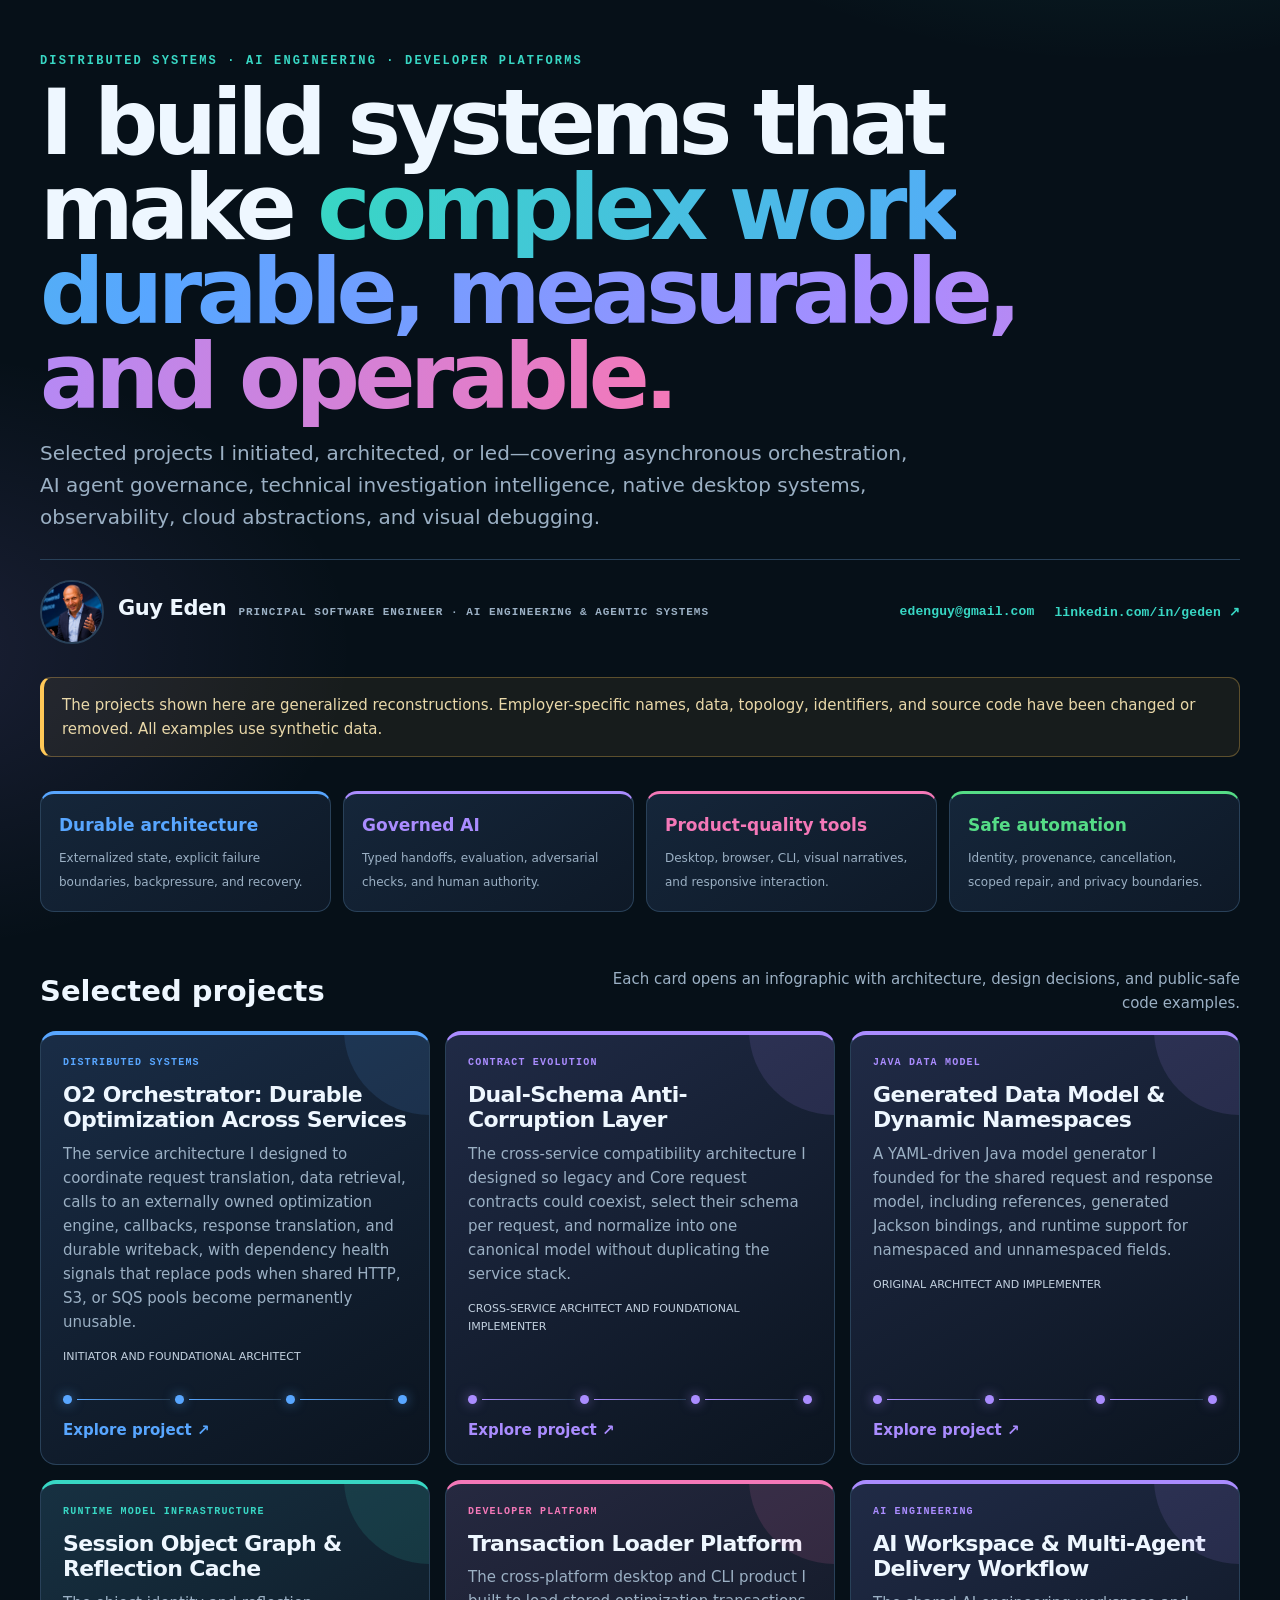
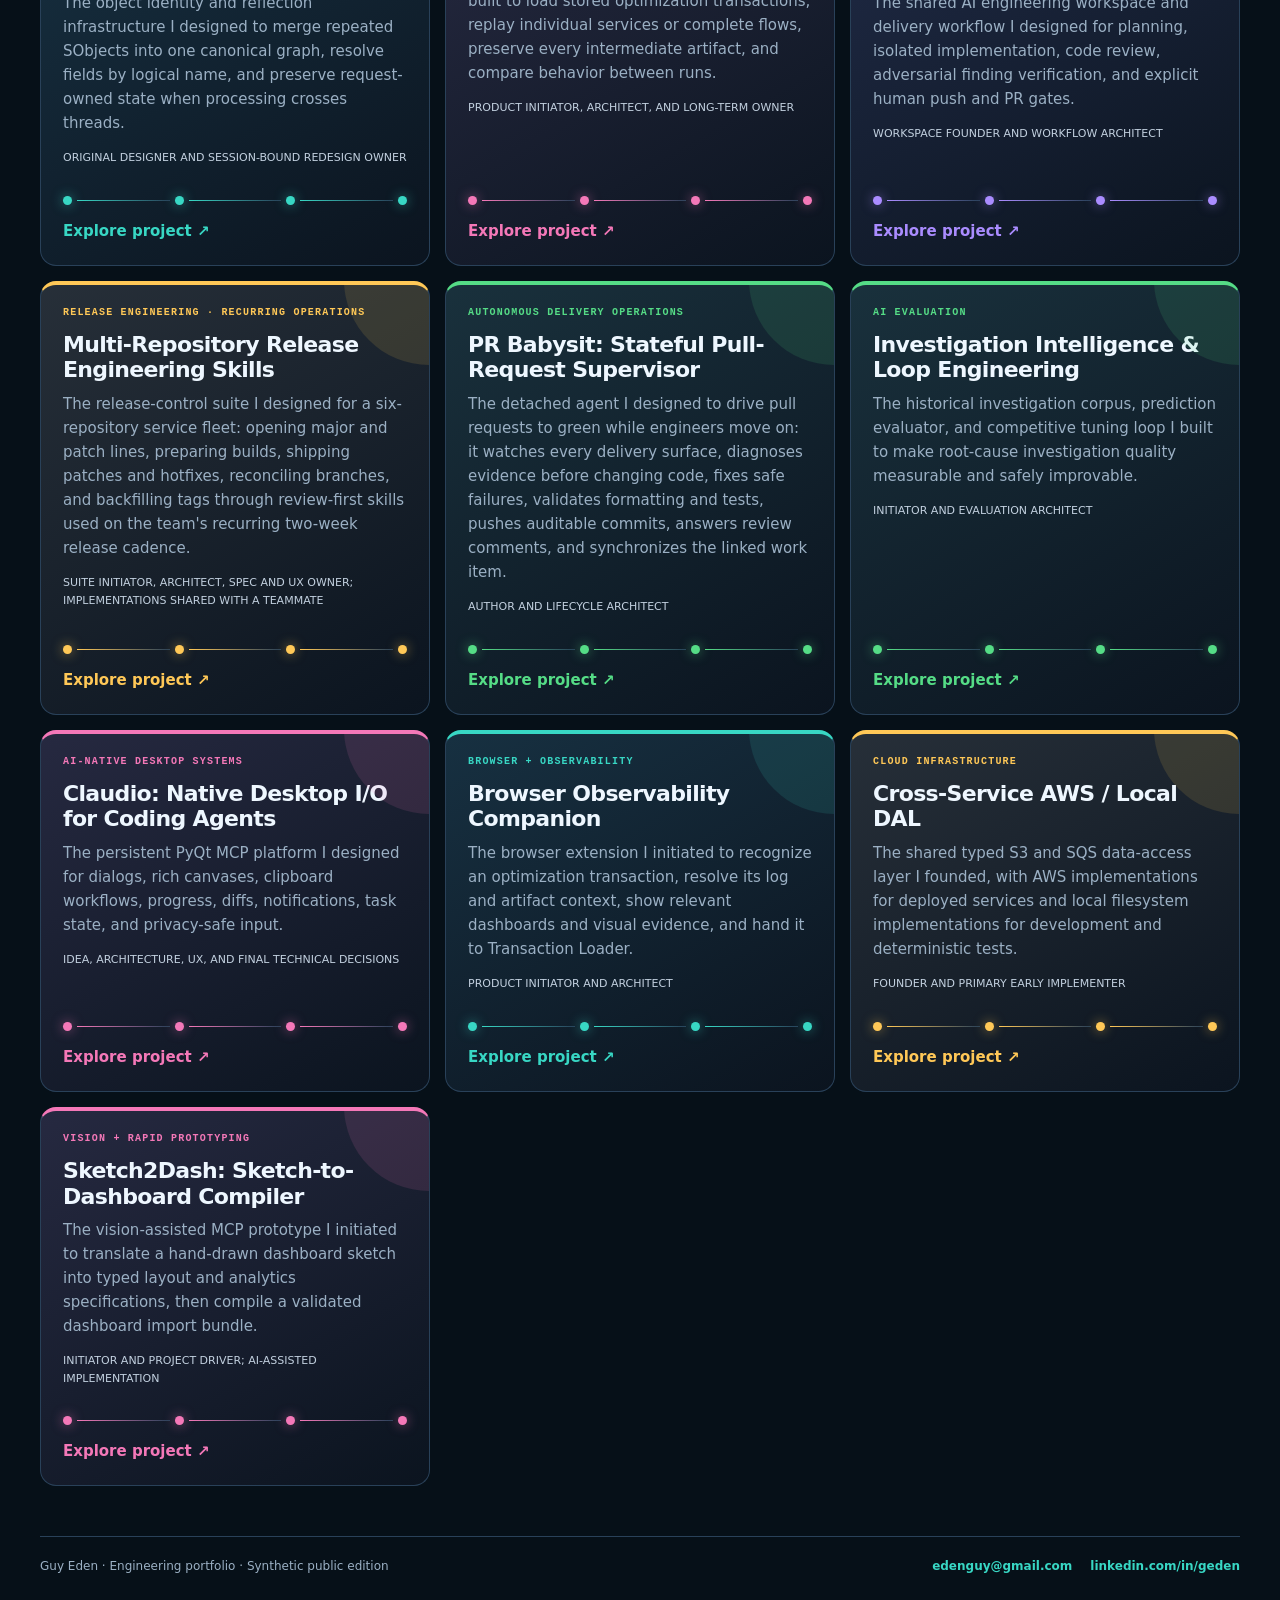
<file: index.html>
<!doctype html>
<html lang="en">
<head>
<meta charset="utf-8">
<meta name="viewport" content="width=device-width,initial-scale=1">
<meta name="description" content="Guy Eden engineering portfolio: distributed systems, AI agents, developer platforms, and observability.">
<title>Guy Eden | Engineering Portfolio</title>
<link rel="icon" type="image/svg+xml" href="favicon.svg">
<style>
:root{
  --bg:#061018;
  --panel:#101d2c;
  --line:#294159;
  --ink:#eef7ff;
  --muted:#9bb0c4;
  --blue:#58a6ff;
  --cyan:#38d7c4;
  --violet:#aa8cff;
  --pink:#f478b8;
  --green:#55dc86;
  --amber:#ffc857
}
*{
  box-sizing:border-box
}
body{
  margin:0;
  color:var(--ink);
  background:radial-gradient(900px 520px at 88% -8%,rgba(56,215,196,.16),transparent 62%),radial-gradient(760px 500px at -8% 20%,rgba(170,140,255,.13),transparent 60%),var(--bg);
  font:15px/1.6 Inter,ui-sans-serif,system-ui,-apple-system,"Segoe UI",sans-serif
}
.wrap{
  width:min(1200px,calc(100% - 38px));
  margin:auto;
  padding:54px 0 75px
}
.eyebrow{
  color:var(--cyan);
  font:800 12px ui-monospace,Consolas,monospace;
  letter-spacing:.18em;
  text-transform:uppercase
}
h1{
  max-width:1000px;
  margin:13px 0 18px;
  font-size:clamp(46px,8vw,90px);
  line-height:.94;
  letter-spacing:-.06em
}
h1 em{
  font-style:normal;
  background:linear-gradient(95deg,var(--cyan),var(--blue),var(--violet),var(--pink));
  -webkit-background-clip:text;
  color:transparent
}
.lede{
  max-width:890px;
  margin:0;
  color:var(--muted);
  font-size:20px
}
.byline{
  display:flex;
  flex-wrap:wrap;
  align-items:center;
  justify-content:space-between;
  gap:10px 26px;
  margin-top:26px;
  padding-top:20px;
  border-top:1px solid var(--line)
}
.byline .who{
  display:flex;
  flex-wrap:wrap;
  align-items:center;
  gap:14px
}
.byline .who-text{
  display:flex;
  flex-wrap:wrap;
  align-items:baseline;
  gap:12px
}
.avatar-link{
  flex-shrink:0;
  display:block;
  border-radius:50%;
  transition:transform .15s ease
}
.avatar-link:hover{
  transform:scale(1.05)
}
.avatar{
  width:64px;
  height:64px;
  border-radius:50%;
  object-fit:cover;
  object-position:55% 18%;
  border:2px solid var(--line);
  display:block
}
.byline .name{
  color:var(--ink);
  font-size:21px;
  font-weight:800;
  letter-spacing:-.02em
}
.byline .role{
  color:var(--muted);
  font:700 11px ui-monospace,Consolas,monospace;
  letter-spacing:.09em;
  text-transform:uppercase
}
.contact{
  display:flex;
  gap:20px;
  flex-wrap:wrap
}
.contact a{
  color:var(--cyan);
  text-decoration:none;
  font:700 13px ui-monospace,Consolas,monospace;
  letter-spacing:.01em
}
.contact a:hover{
  text-decoration:underline
}
.disclaimer{
  margin:33px 0;
  padding:15px 18px;
  border:1px solid rgba(255,200,87,.3);
  border-left:4px solid var(--amber);
  border-radius:11px;
  background:rgba(255,200,87,.07);
  color:#e9d8a9
}
.pillars{
  display:grid;
  grid-template-columns:repeat(4,1fr);
  gap:12px;
  margin:34px 0 55px
}
.pillar{
  padding:18px;
  border:1px solid var(--line);
  border-top:3px solid var(--c);
  border-radius:14px;
  background:linear-gradient(145deg,#15263a,#0e1927)
}
.pillar b{
  display:block;
  color:var(--c);
  margin-bottom:5px;
  font-size:17px
}
.pillar span{
  color:var(--muted);
  font-size:12px
}
.section-head{
  display:flex;
  justify-content:space-between;
  align-items:end;
  gap:20px;
  margin:38px 0 16px
}
.section-head h2{
  margin:0;
  font-size:29px
}
.section-head p{
  max-width:630px;
  margin:0;
  color:var(--muted);
  text-align:right
}
.grid{
  display:grid;
  grid-template-columns:repeat(3,minmax(0,1fr));
  gap:15px
}
.project{
  position:relative;
  display:flex;
  min-height:310px;
  flex-direction:column;
  padding:22px;
  border:1px solid var(--line);
  border-top:4px solid var(--c);
  border-radius:16px;
  background:linear-gradient(150deg,color-mix(in srgb,var(--c) 8%,#142236),#0b141f);
  color:inherit;
  text-decoration:none;
  overflow:hidden;
  transition:.18s ease
}
.project:hover{
  transform:translateY(-4px);
  border-color:color-mix(in srgb,var(--c) 65%,var(--line));
  box-shadow:0 18px 50px rgba(0,0,0,.25)
}
.project:focus-visible{
  outline:3px solid var(--c);
  outline-offset:3px
}
.project:after{
  content:"";
  position:absolute;
  width:170px;
  height:170px;
  right:-85px;
  top:-90px;
  border-radius:50%;
  background:var(--c);
  opacity:.12
}
.category{
  color:var(--c);
  font:800 10px ui-monospace,Consolas,monospace;
  letter-spacing:.12em;
  text-transform:uppercase
}
.project h3{
  margin:14px 0 9px;
  font-size:22px;
  line-height:1.17;
  letter-spacing:-.03em
}
.project p{
  margin:0;
  color:var(--muted)
}
.role{
  margin:14px 0;
  color:#c2d0df;
  font-size:11px
}
.mini-flow{
  display:flex;
  align-items:center;
  gap:5px;
  margin-top:auto;
  padding-top:15px
}
.dot{
  width:9px;
  height:9px;
  border-radius:50%;
  background:var(--c);
  box-shadow:0 0 12px color-mix(in srgb,var(--c) 60%,transparent)
}
.line{
  height:1px;
  flex:1;
  background:linear-gradient(90deg,var(--c),var(--line))
}
.open{
  margin-top:14px;
  color:var(--c);
  font-weight:800
}
.open:after{
  content:"  ↗"
}
footer{
  margin-top:50px;
  padding-top:20px;
  border-top:1px solid var(--line);
  color:var(--muted);
  font-size:12px;
  display:flex;
  flex-wrap:wrap;
  justify-content:space-between;
  gap:10px 22px
}
footer .foot-links{
  display:flex;
  gap:18px;
  flex-wrap:wrap
}
footer a{
  color:var(--cyan);
  text-decoration:none;
  font-weight:700
}
footer a:hover{
  text-decoration:underline
}
@media(max-width:950px){
  .grid{
    grid-template-columns:repeat(2,1fr)
  }
  .pillars{
    grid-template-columns:repeat(2,1fr)
  }
}
@media(max-width:620px){
  .grid{
    grid-template-columns:1fr
  }
  .section-head{
    display:block
  }
  .section-head p{
    text-align:left;
    margin-top:5px
  }
  h1{
    font-size:49px
  }
}
@media(max-width:480px){
  .wrap{
    padding:30px 0 46px
  }
  .eyebrow{
    font-size:10px;
    letter-spacing:.13em
  }
  h1{
    font-size:32px;
    line-height:1.1;
    letter-spacing:-.02em;
    margin:10px 0 13px
  }
  .lede{
    font-size:15px
  }
  .byline{
    margin-top:18px;
    padding-top:15px;
    gap:8px 16px
  }
  .byline .who{
    gap:10px
  }
  .avatar{
    width:50px;
    height:50px
  }
  .byline .name{
    font-size:17px
  }
  .byline .role{
    font-size:10px
  }
  .contact{
    gap:14px
  }
  .contact a{
    font-size:11.5px
  }
  .disclaimer{
    margin:20px 0;
    padding:11px 13px;
    font-size:12.5px
  }
  .pillars{
    grid-template-columns:repeat(2,1fr);
    gap:8px;
    margin:20px 0 30px
  }
  .pillar{
    padding:12px
  }
  .pillar b{
    font-size:13.5px;
    margin-bottom:3px
  }
  .pillar span{
    font-size:10.5px
  }
  .section-head{
    margin:28px 0 12px
  }
  .section-head h2{
    font-size:21px
  }
  .section-head p{
    font-size:12.5px
  }
  .grid{
    gap:10px
  }
  .project{
    min-height:0;
    padding:16px
  }
  .project:after{
    width:110px;
    height:110px;
    right:-55px;
    top:-60px
  }
  .project h3{
    font-size:18px;
    margin:10px 0 6px
  }
  .project p{
    font-size:13px;
    display:-webkit-box;
    -webkit-line-clamp:3;
    -webkit-box-orient:vertical;
    overflow:hidden
  }
  .project .role{
    font-size:10px;
    margin:9px 0
  }
  .mini-flow{
    padding-top:10px
  }
  .open{
    margin-top:10px;
    font-size:13px
  }
  footer{
    margin-top:32px;
    padding-top:16px;
    font-size:11px;
    gap:6px 16px
  }
}
</style>
</head>
<body><main class="wrap">
<header><div class="eyebrow">Distributed systems · AI engineering · developer platforms</div><h1>I build systems that make <em>complex work durable, measurable, and operable.</em></h1><p class="lede">Selected projects I initiated, architected, or led—covering asynchronous orchestration, AI agent governance, technical investigation intelligence, native desktop systems, observability, cloud abstractions, and visual debugging.</p><div class="byline"><div class="who"><a class="avatar-link" href="guy-eden.jpg" target="_blank" rel="noopener" aria-label="Open full-resolution photo"><img class="avatar" src="guy-eden.jpg" alt="Guy Eden" width="64" height="64"></a><div class="who-text"><span class="name">Guy Eden</span><span class="role">Principal Software Engineer · AI Engineering &amp; Agentic Systems</span></div></div><div class="contact"><a href="mailto:edenguy@gmail.com">edenguy@gmail.com</a><a href="https://www.linkedin.com/in/geden" target="_blank" rel="noopener">linkedin.com/in/geden ↗</a></div></div></header>
<div class="disclaimer">The projects shown here are generalized reconstructions. Employer-specific names, data, topology, identifiers, and source code have been changed or removed. All examples use synthetic data.</div>
<section class="pillars"><div class="pillar" style="--c:var(--blue)"><b>Durable architecture</b><span>Externalized state, explicit failure boundaries, backpressure, and recovery.</span></div><div class="pillar" style="--c:var(--violet)"><b>Governed AI</b><span>Typed handoffs, evaluation, adversarial checks, and human authority.</span></div><div class="pillar" style="--c:var(--pink)"><b>Product-quality tools</b><span>Desktop, browser, CLI, visual narratives, and responsive interaction.</span></div><div class="pillar" style="--c:var(--green)"><b>Safe automation</b><span>Identity, provenance, cancellation, scoped repair, and privacy boundaries.</span></div></section>
<section><div class="section-head"><h2>Selected projects</h2><p>Each card opens an infographic with architecture, design decisions, and public-safe code examples.</p></div><div class="grid" id="projects"></div></section>
<footer><span>Guy Eden · Engineering portfolio · Synthetic public edition</span><span class="foot-links"><a href="mailto:edenguy@gmail.com">edenguy@gmail.com</a><a href="https://www.linkedin.com/in/geden" target="_blank" rel="noopener">linkedin.com/in/geden</a></span></footer>
</main><script src="projects.js"></script><script>
const colors=["#58a6ff","#f478b8","#aa8cff","#55dc86","#38d7c4","#ffc857"];
document.querySelector("#projects").innerHTML=window.PORTFOLIO_PROJECTS.map((p,i)=>`<a class="project" style="--c:${p.color||colors[i%colors.length]}" href="project.html?id=${encodeURIComponent(p.id)}"><div class="category">${p.category}</div><h3>${p.title}</h3><p>${p.summary}</p><div class="role">${p.role.toUpperCase()}</div><div class="mini-flow"><span class="dot"></span><span class="line"></span><span class="dot"></span><span class="line"></span><span class="dot"></span><span class="line"></span><span class="dot"></span></div><div class="open">Explore project</div></a>`).join("");
</script></body></html>
</file>
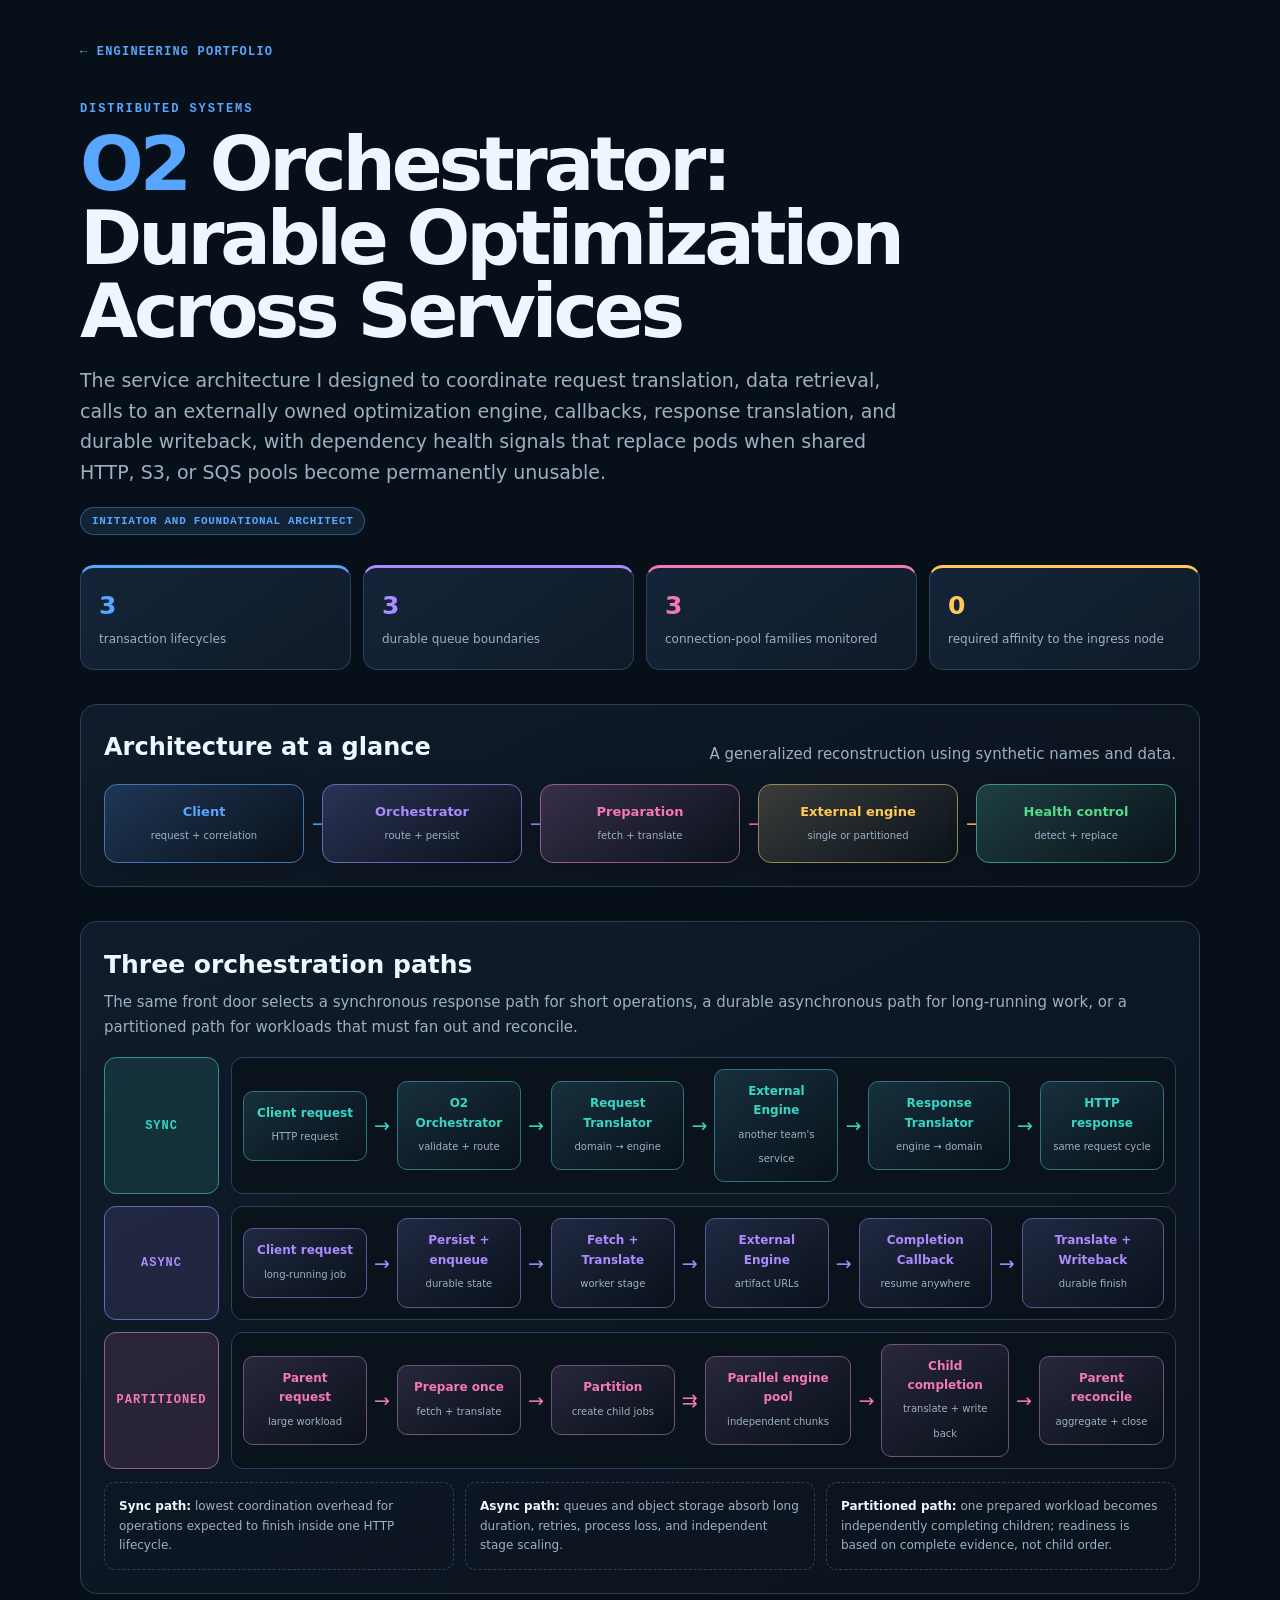
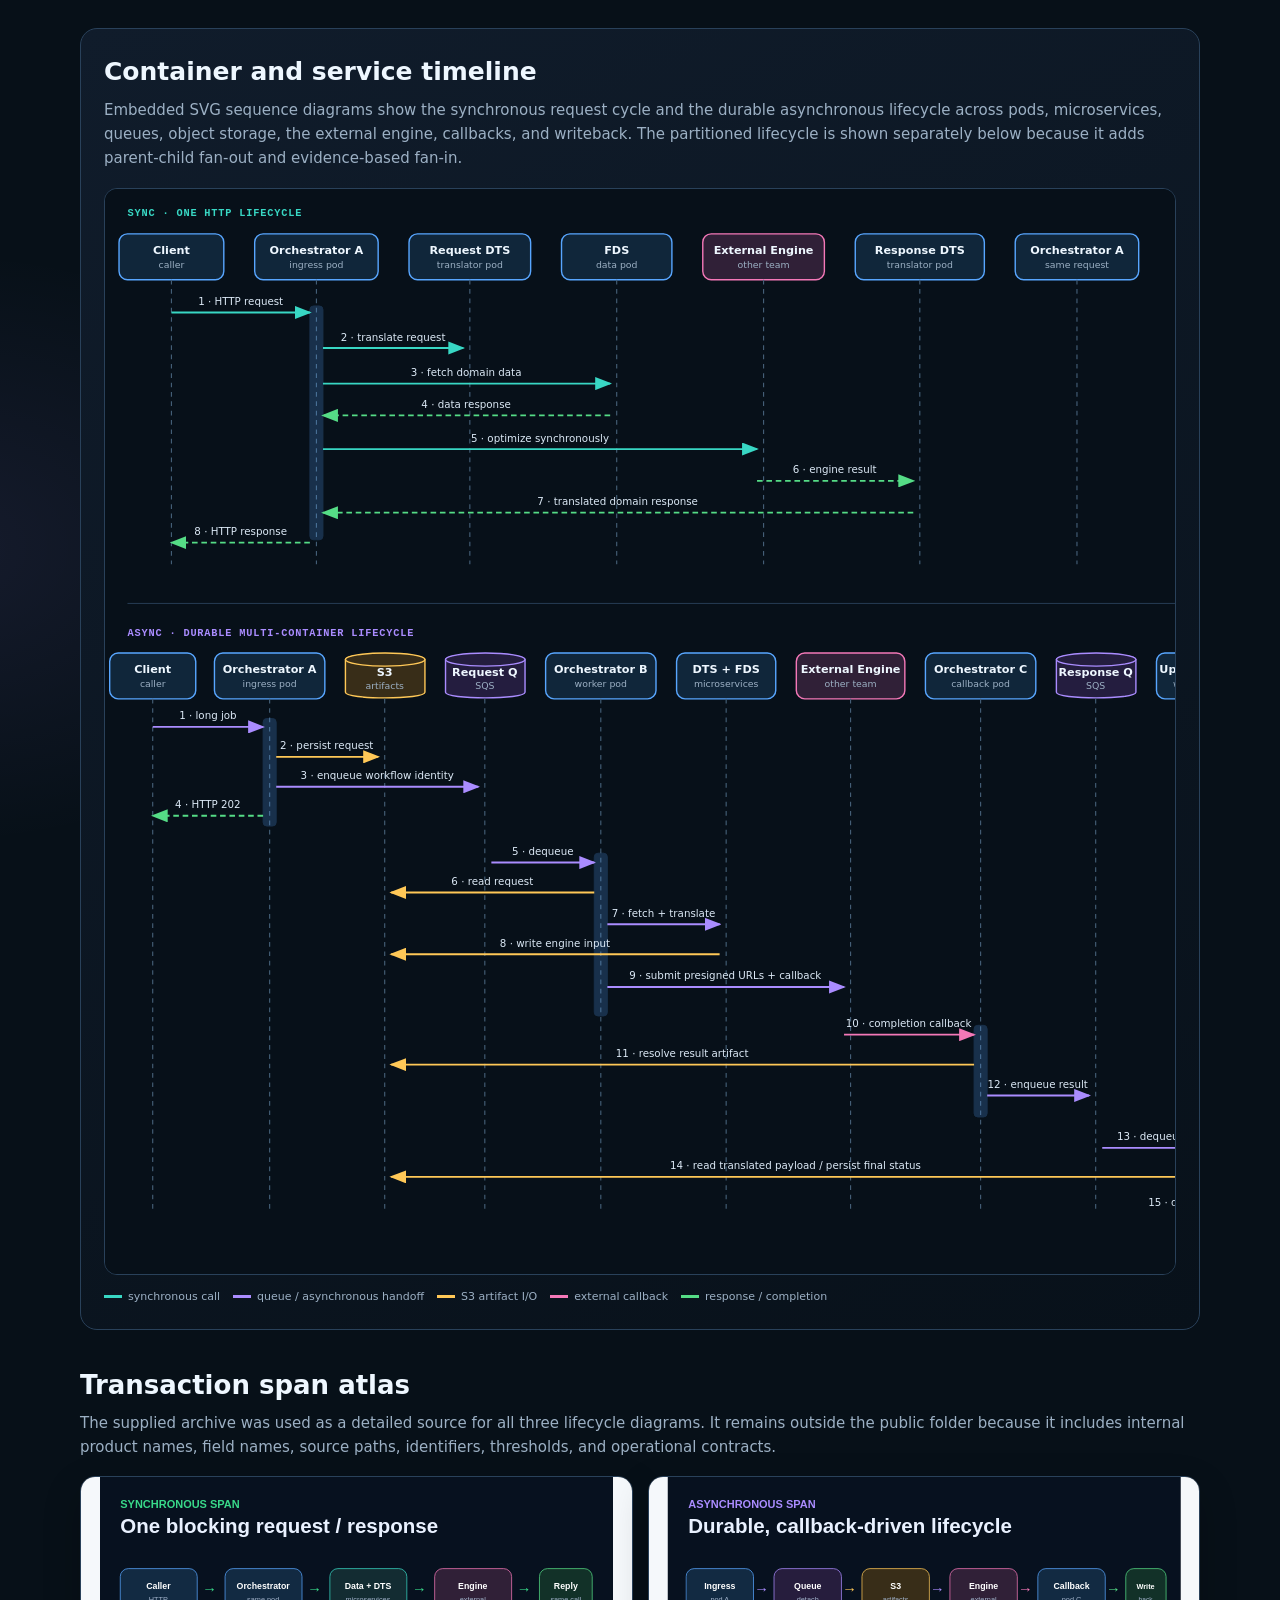
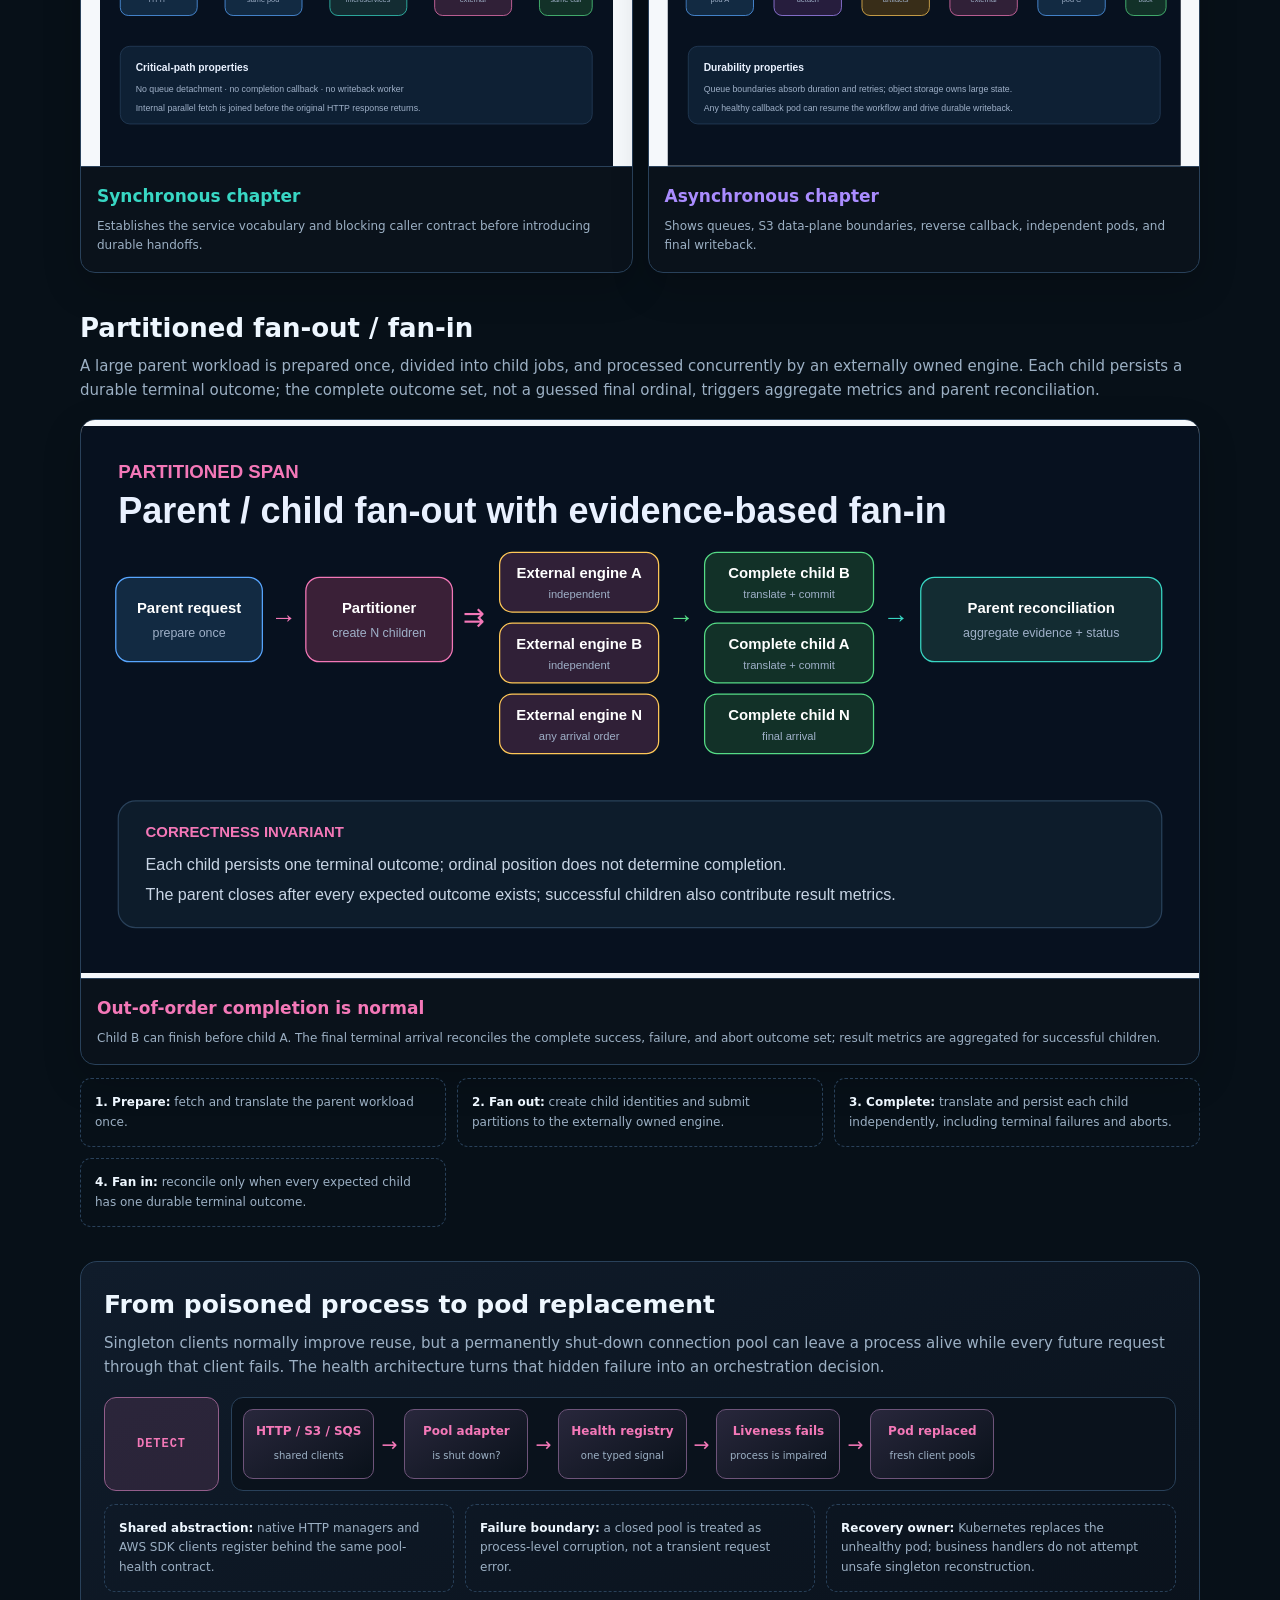
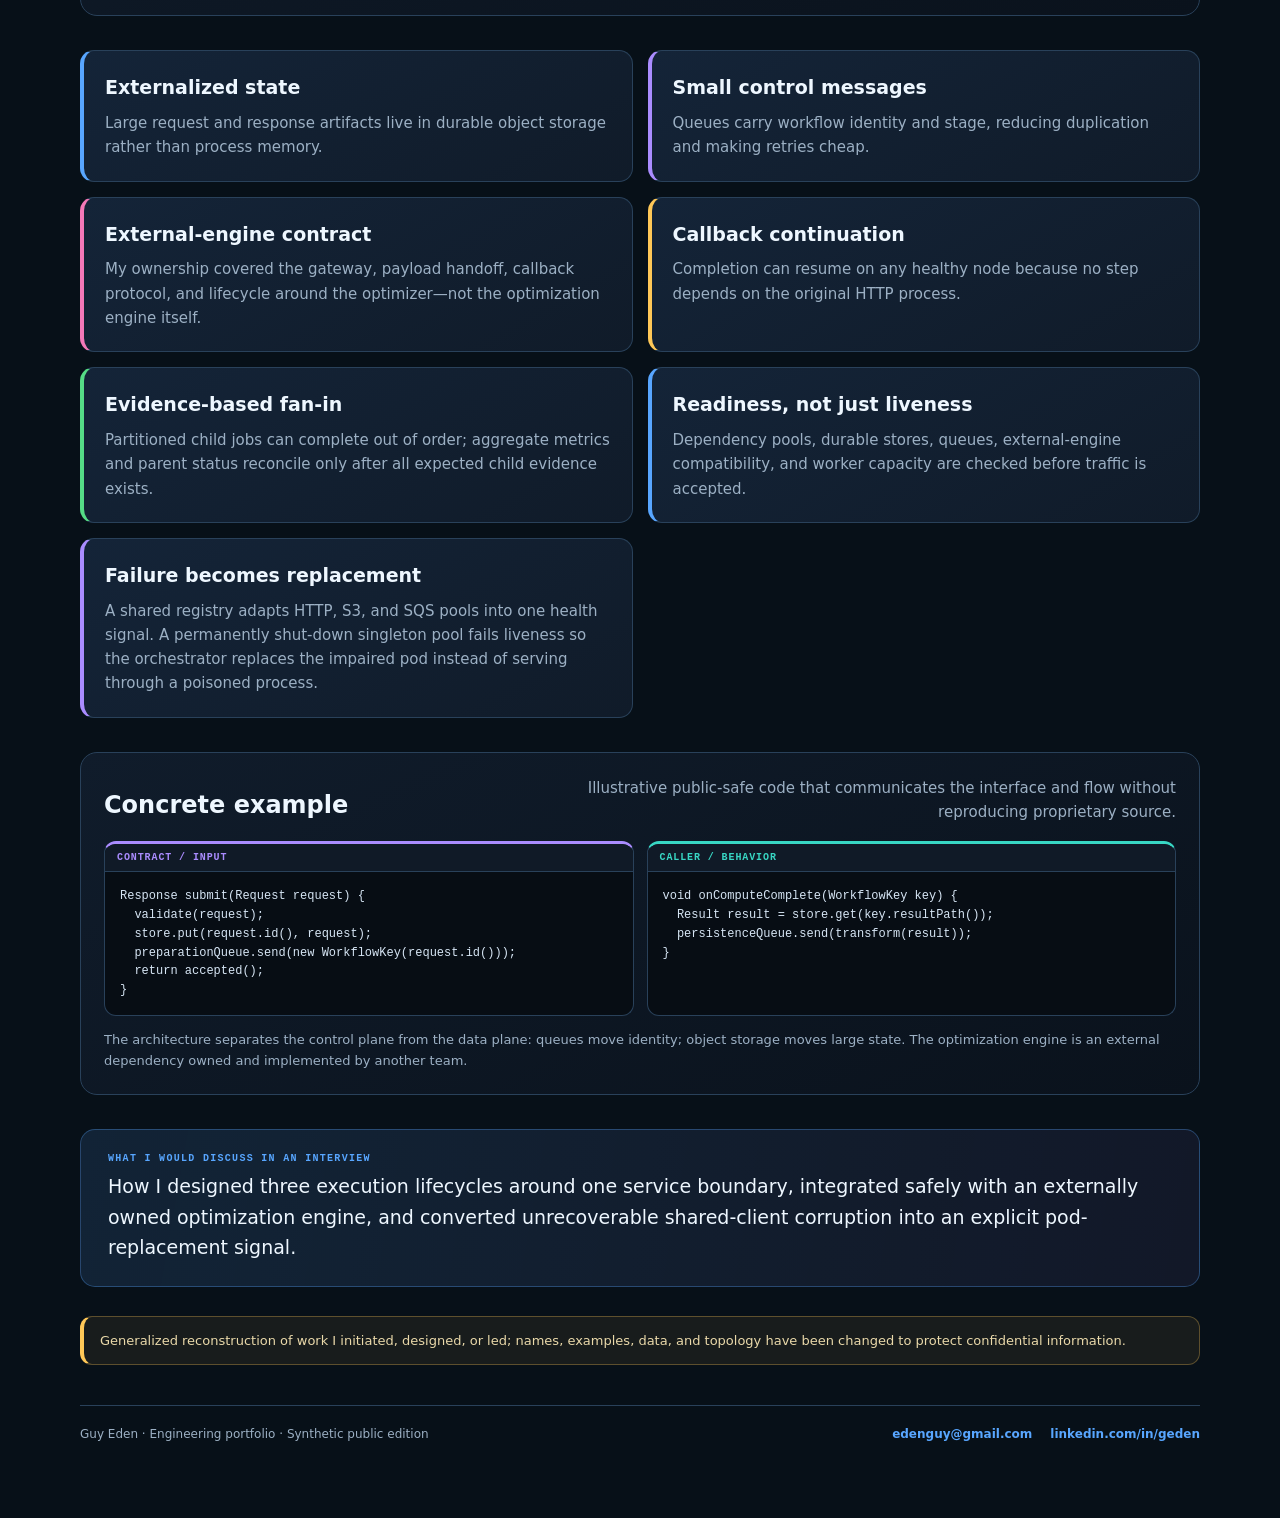
<file: project.html>
<!doctype html><html lang="en"><head><meta charset="utf-8"><meta name="viewport" content="width=device-width,initial-scale=1"><meta name="description" content="Engineering project by Guy Eden"><title>Engineering Project | Guy Eden</title><link rel="icon" type="image/svg+xml" href="favicon.svg"><link rel="stylesheet" href="style.css"></head><body><main class="wrap" id="project"></main><script src="projects.js"></script><script src="project.js"></script></body></html>
</file>
<file: style.css>
:root{
  --bg:#071018;
  --panel:#101b29;
  --panel2:#142438;
  --line:#29415a;
  --ink:#eef7ff;
  --muted:#9cb0c4;
  --blue:#58a6ff;
  --cyan:#38d7c4;
  --violet:#aa8cff;
  --pink:#f478b8;
  --green:#55dc86;
  --amber:#ffc857;
  --accent:var(--cyan);
  --wash:rgba(56,215,196,.12)
}
*{
  box-sizing:border-box
}
html{
  scroll-behavior:smooth
}
body{
  margin:0;
  color:var(--ink);
  background:radial-gradient(900px 520px at 86% -8%,var(--wash),transparent 62%),radial-gradient(700px 480px at -5% 34%,rgba(170,140,255,.09),transparent 62%),var(--bg);
  font:15px/1.62 Inter,ui-sans-serif,system-ui,-apple-system,"Segoe UI",sans-serif
}
a{
  color:inherit
}
.wrap{
  width:min(1120px,calc(100% - 36px));
  margin:auto;
  padding:38px 0 72px
}
.back{
  color:var(--accent);
  text-decoration:none;
  font:800 12px ui-monospace,Consolas,monospace;
  letter-spacing:.1em;
  text-transform:uppercase
}
.hero{
  margin:40px 0 30px
}
.kicker{
  color:var(--accent);
  font:800 12px ui-monospace,Consolas,monospace;
  letter-spacing:.16em;
  text-transform:uppercase
}
.hero h1{
  max-width:950px;
  margin:12px 0 16px;
  font-size:clamp(40px,6.6vw,75px);
  line-height:.98;
  letter-spacing:-.055em
}
.hero h1 em{
  color:var(--accent);
  font-style:normal
}
.lede{
  max-width:830px;
  margin:0;
  color:var(--muted);
  font-size:19px
}
.role{
  display:inline-flex;
  margin-top:19px;
  padding:7px 11px;
  border:1px solid color-mix(in srgb,var(--accent) 40%,transparent);
  border-radius:999px;
  background:var(--wash);
  color:var(--accent);
  font:750 11px ui-monospace,Consolas,monospace;
  letter-spacing:.06em
}
.stats{
  display:grid;
  grid-template-columns:repeat(4,1fr);
  gap:12px;
  margin:29px 0
}
.stat{
  padding:18px;
  border:1px solid var(--line);
  border-top:3px solid var(--c,var(--accent));
  border-radius:14px;
  background:linear-gradient(145deg,var(--panel2),var(--panel))
}
.stat b{
  display:block;
  color:var(--c,var(--accent));
  font-size:25px
}
.stat span{
  color:var(--muted);
  font-size:12px
}
.diagram,.example{
  margin:34px 0;
  padding:23px;
  border:1px solid var(--line);
  border-radius:17px;
  background:linear-gradient(155deg,#101c2b,#0a121c);
  overflow:auto
}
.diagram-head,.example-head{
  display:flex;
  align-items:end;
  justify-content:space-between;
  gap:18px;
  margin-bottom:17px
}
.diagram h2,.example h2{
  margin:0;
  font-size:24px
}
.diagram-head p,.example-head p{
  max-width:610px;
  margin:0;
  color:var(--muted);
  text-align:right
}
.map{
  display:grid;
  grid-template-columns:repeat(5,minmax(125px,1fr));
  gap:28px 18px;
  align-items:center;
  min-width:790px
}
.node{
  position:relative;
  padding:16px 11px;
  border:1px solid color-mix(in srgb,var(--c,var(--accent)) 52%,var(--line));
  border-radius:13px;
  background:linear-gradient(145deg,color-mix(in srgb,var(--c,var(--accent)) 17%,#122034),#0a121b);
  text-align:center;
  box-shadow:0 9px 28px rgba(0,0,0,.23)
}
.node b{
  display:block;
  color:var(--c,var(--accent));
  font-size:13px
}
.node small{
  color:var(--muted);
  font-size:10px
}
.node:not(.last):after{
  content:"→";
  position:absolute;
  right:-25px;
  top:50%;
  transform:translateY(-50%);
  color:var(--c,var(--accent));
  font-size:19px
}
.blue{
  --c:var(--blue)
}
.violet{
  --c:var(--violet)
}
.pink{
  --c:var(--pink)
}
.amber{
  --c:var(--amber)
}
.green{
  --c:var(--green)
}
.cyan{
  --c:var(--cyan)
}
.grid{
  display:grid;
  grid-template-columns:repeat(2,minmax(0,1fr));
  gap:15px;
  margin:27px 0
}
.card{
  padding:21px;
  border:1px solid var(--line);
  border-left:4px solid var(--c,var(--accent));
  border-radius:14px;
  background:linear-gradient(150deg,var(--panel2),var(--panel))
}
.card h2{
  margin:0 0 8px;
  font-size:19px
}
.card p{
  margin:0;
  color:var(--muted)
}
.code-grid{
  display:grid;
  grid-template-columns:repeat(2,minmax(0,1fr));
  gap:13px
}
.snippet{
  min-width:0;
  border:1px solid var(--line);
  border-top:3px solid var(--c,var(--violet));
  border-radius:12px;
  overflow:hidden;
  background:#070d14
}
.snippet-title{
  padding:8px 12px;
  border-bottom:1px solid var(--line);
  color:var(--c,var(--accent));
  background:#101a27;
  font:800 10px ui-monospace,Consolas,monospace;
  letter-spacing:.09em;
  text-transform:uppercase
}
.snippet pre{
  margin:0;
  padding:15px;
  overflow:auto;
  color:#d6e5f4;
  font:12px/1.56 ui-monospace,Consolas,monospace;
  tab-size:2
}
.note{
  margin:13px 0 0;
  color:var(--muted);
  font-size:13px
}
.quote{
  margin:29px 0;
  padding:23px 27px;
  border:1px solid color-mix(in srgb,var(--accent) 32%,transparent);
  border-radius:15px;
  background:linear-gradient(100deg,var(--wash),rgba(170,140,255,.07));
  font-size:19px
}
.quote:before{
  content:"WHAT I WOULD DISCUSS IN AN INTERVIEW";
  display:block;
  margin-bottom:7px;
  color:var(--accent);
  font:800 10px ui-monospace,Consolas,monospace;
  letter-spacing:.13em
}
.disclaimer{
  margin:24px 0;
  padding:13px 16px;
  white-space:nowrap;
  overflow-x:auto;
  border:1px solid rgba(255,200,87,.3);
  border-left:4px solid var(--amber);
  border-radius:12px;
  background:rgba(255,200,87,.07);
  color:#ead9aa;
  font-size:13px
}
.branch-diagram{
  margin:34px 0;
  padding:23px;
  border:1px solid var(--line);
  border-radius:17px;
  background:linear-gradient(155deg,#101c2b,#0a121c)
}
.branch-diagram h2{
  margin:0 0 5px;
  font-size:25px
}
.branch-diagram>p{
  margin:0 0 18px;
  color:var(--muted)
}
.branch{
  display:grid;
  grid-template-columns:115px 1fr;
  gap:12px;
  margin:12px 0
}
.branch-label{
  display:flex;
  align-items:center;
  justify-content:center;
  border:1px solid color-mix(in srgb,var(--branch) 52%,var(--line));
  border-radius:12px;
  background:color-mix(in srgb,var(--branch) 12%,transparent);
  color:var(--branch);
  font:850 12px ui-monospace,Consolas,monospace;
  letter-spacing:.08em;
  text-align:center
}
.branch-flow{
  display:flex;
  align-items:center;
  gap:7px;
  overflow-x:auto;
  padding:11px;
  border:1px solid var(--line);
  border-radius:12px;
  background:#0a121c
}
.bnode{
  min-width:124px;
  padding:12px;
  border:1px solid color-mix(in srgb,var(--branch) 34%,var(--line));
  border-radius:10px;
  background:linear-gradient(145deg,color-mix(in srgb,var(--branch) 10%,#121e2e),#09111a);
  text-align:center
}
.bnode b{
  display:block;
  color:var(--branch);
  font-size:12px
}
.bnode small{
  color:var(--muted);
  font-size:10px
}
.barrow{
  color:var(--branch);
  font-size:19px
}
.branch-note{
  display:grid;
  grid-template-columns:repeat(3,1fr);
  gap:11px;
  margin-top:13px
}
.branch-note div{
  padding:14px;
  border:1px dashed var(--line);
  border-radius:11px;
  color:var(--muted);
  font-size:12px
}
.branch-note b{
  color:var(--ink)
}
.capability-section{
  margin:34px 0
}
.capability-section>h2{
  margin:0 0 5px;
  font-size:26px
}
.capability-section>p{
  margin:0 0 17px;
  color:var(--muted)
}
.capability-grid{
  display:grid;
  grid-template-columns:repeat(2,minmax(0,1fr));
  gap:13px
}
.capability{
  position:relative;
  min-height:142px;
  padding:18px 18px 17px 62px;
  border:1px solid var(--line);
  border-left:4px solid var(--c);
  border-radius:12px;
  background:linear-gradient(145deg,#141e2a,#0d151f)
}
.capability-no{
  position:absolute;
  left:17px;
  top:17px;
  color:var(--c);
  font:850 13px ui-monospace,Consolas,monospace
}
.capability h3{
  margin:0 0 7px;
  color:var(--ink);
  font-size:16px
}
.capability p{
  margin:0;
  color:var(--muted);
  font-size:12px
}
.sequence{
  margin:34px 0;
  padding:23px;
  border:1px solid var(--line);
  border-radius:17px;
  background:linear-gradient(155deg,#101c2b,#08111a)
}
.sequence h2{
  margin:0 0 5px;
  font-size:25px
}
.sequence>p{
  margin:0 0 17px;
  color:var(--muted)
}
.sequence-scroll{
  overflow-x:auto;
  border:1px solid var(--line);
  border-radius:13px;
  background:#071019
}
.sequence svg{
  display:block;
  min-width:1160px;
  width:100%;
  height:auto
}
.sequence .participant{
  font:700 12px Inter,ui-sans-serif,system-ui;
  fill:#eef7ff
}
.sequence .sub{
  font:10px Inter,ui-sans-serif,system-ui;
  fill:#9cb0c4
}
.sequence .msg{
  font:11px Inter,ui-sans-serif,system-ui;
  fill:#dce9f6
}
.sequence .phase{
  font:800 11px ui-monospace,Consolas,monospace;
  letter-spacing:.08em
}
.sequence .life{
  stroke:#456078;
  stroke-width:1.2;
  stroke-dasharray:5 5
}
.sequence .sync{
  stroke:#38d7c4;
  stroke-width:2
}
.sequence .async{
  stroke:#aa8cff;
  stroke-width:2
}
.sequence .storage{
  stroke:#ffc857;
  stroke-width:2
}
.sequence .callback{
  stroke:#f478b8;
  stroke-width:2
}
.sequence .return{
  stroke:#55dc86;
  stroke-width:2;
  stroke-dasharray:6 4
}
.sequence .activation{
  fill:#58a6ff;
  opacity:.22;
  stroke:#58a6ff
}
.sequence .queue-shape{
  fill:#241d3f;
  stroke:#aa8cff;
  stroke-width:1.5
}
.sequence .store-shape{
  fill:#382d18;
  stroke:#ffc857;
  stroke-width:1.5
}
.sequence .service-shape{
  fill:#10263a;
  stroke:#58a6ff;
  stroke-width:1.5
}
.sequence .external-shape{
  fill:#302037;
  stroke:#f478b8;
  stroke-width:1.5
}
.sequence-legend{
  display:flex;
  flex-wrap:wrap;
  gap:13px;
  margin-top:13px;
  color:var(--muted);
  font-size:11px
}
.sequence-legend span:before{
  content:"";
  display:inline-block;
  width:18px;
  height:3px;
  margin-right:6px;
  vertical-align:middle;
  background:var(--legend)
}
.generic-sequence svg{
  min-width:1040px
}
.generic-sequence .service-shape{
  fill:#102033;
  stroke:var(--accent)
}
.product-gallery{
  margin:34px 0
}
.product-gallery>h2{
  margin:0 0 5px;
  font-size:26px
}
.product-gallery>p{
  margin:0 0 17px;
  color:var(--muted)
}
.gallery-grid{
  display:grid;
  grid-template-columns:repeat(2,minmax(0,1fr));
  gap:15px
}
.shot{
  margin:0;
  border:1px solid var(--line);
  border-radius:15px;
  overflow:hidden;
  background:#0a121b;
  box-shadow:0 14px 38px rgba(0,0,0,.2)
}
.shot-visual{
  aspect-ratio:1.9/1;
  overflow:hidden;
  border-bottom:1px solid var(--line);
  background:#0c1219
}
.shot-visual svg,.shot-visual img{
  display:block;
  width:100%;
  height:100%;
  object-fit:contain;
  background:#f5f8fb
}
.shot.sketch-source .shot-visual{
  aspect-ratio:1.42/1
}
.shot figcaption{
  padding:16px
}
.shot h3{
  margin:0 0 6px;
  color:var(--shot,var(--accent));
  font-size:17px
}
.shot p{
  margin:0;
  color:var(--muted);
  font-size:12px
}
.shot.wide{
  grid-column:1/-1
}
.shot.wide .shot-visual{
  aspect-ratio:2/1
}
footer{
  margin-top:40px;
  padding-top:19px;
  border-top:1px solid var(--line);
  color:var(--muted);
  font-size:12px;
  display:flex;
  flex-wrap:wrap;
  justify-content:space-between;
  gap:10px 22px
}
footer .foot-links{
  display:flex;
  gap:18px;
  flex-wrap:wrap
}
footer a{
  color:var(--accent);
  text-decoration:none;
  font-weight:700
}
footer a:hover{
  text-decoration:underline
}
@media(max-width:760px){
  .stats,.grid,.code-grid,.branch-note,.gallery-grid,.capability-grid{
    grid-template-columns:1fr 1fr
  }
  .diagram-head,.example-head{
    display:block
  }
  .diagram-head p,.example-head p{
    text-align:left;
    margin-top:5px
  }
  .hero h1{
    font-size:43px
  }
  .branch{
    grid-template-columns:1fr
  }
  .branch-flow{
    flex-wrap:wrap
  }
}
@media(max-width:560px){
  .stats,.grid,.code-grid,.branch-note,.gallery-grid,.capability-grid{
    grid-template-columns:1fr
  }
  .disclaimer{
    white-space:normal
  }
  .shot.wide{
    grid-column:auto
  }
}
@media(max-width:650px){
  .partitioned-gallery .shot-visual{
    display:block;
    overflow-x:auto;
    aspect-ratio:auto;
    height:auto
  }
  .partitioned-gallery .shot-visual svg{
    display:block;
    width:820px;
    min-width:820px;
    height:auto;
    aspect-ratio:900/440;
    object-fit:initial
  }
}
@media(max-width:480px){
  .wrap{
    padding:24px 0 50px
  }
  .back{
    font-size:11px
  }
  .hero{
    margin:26px 0 20px
  }
  .kicker{
    font-size:10px;
    letter-spacing:.11em
  }
  .hero h1{
    font-size:27px;
    line-height:1.12;
    letter-spacing:-.02em;
    margin:10px 0 12px
  }
  .lede{
    font-size:14.5px
  }
  .role{
    font-size:10px;
    padding:6px 9px;
    margin-top:13px
  }
  .stats{
    gap:8px;
    margin:20px 0
  }
  .stat{
    padding:12px
  }
  .stat b{
    font-size:19px
  }
  .stat span{
    font-size:10.5px
  }
  .diagram,.example,.branch-diagram,.sequence,.capability-section,.product-gallery{
    margin:20px 0;
    padding:16px;
    border-radius:14px
  }
  .diagram-head,.example-head{
    margin-bottom:12px
  }
  .diagram h2,.example h2,.branch-diagram h2,.sequence h2,.capability-section>h2,.product-gallery>h2{
    font-size:18px
  }
  .diagram-head p,.example-head p,.branch-diagram>p,.sequence>p,.capability-section>p,.product-gallery>p{
    font-size:12.5px
  }
  .map{
    grid-template-columns:1fr;
    min-width:0;
    gap:30px 0
  }
  .node{
    padding:12px 10px
  }
  .node b{
    font-size:12px
  }
  .node small{
    font-size:9.5px
  }
  .node:not(.last):after{
    content:"↓";
    right:auto;
    left:50%;
    top:auto;
    bottom:-23px;
    transform:translateX(-50%)
  }
  .card{
    padding:15px
  }
  .card h2{
    font-size:16px
  }
  .card p{
    font-size:12.5px
  }
  .code-grid{
    gap:10px
  }
  .snippet-title{
    font-size:9px;
    padding:7px 10px
  }
  .snippet pre{
    font-size:10.5px;
    padding:12px
  }
  .quote{
    padding:16px 17px;
    font-size:15.5px;
    margin:22px 0
  }
  .quote:before{
    font-size:9px
  }
  .branch-flow{
    padding:9px
  }
  .bnode{
    min-width:104px;
    padding:10px
  }
  .capability{
    padding:14px 14px 14px 50px;
    min-height:0
  }
  .capability-no{
    left:15px;
    top:15px;
    font-size:12px
  }
  .capability h3{
    font-size:14px
  }
  .capability p{
    font-size:11.5px
  }
  .gallery-grid{
    gap:10px
  }
  .shot figcaption{
    padding:13px
  }
  .shot h3{
    font-size:15px
  }
  .shot p{
    font-size:11.5px
  }
  .sequence-scroll{
    position:relative
  }
  .sequence-scroll:after{
    content:"◂ swipe to see full diagram ▸";
    display:block;
    margin-top:8px;
    color:var(--muted);
    font:700 9.5px ui-monospace,Consolas,monospace;
    letter-spacing:.05em;
    text-align:center;
    text-transform:uppercase
  }
  footer{
    margin-top:26px;
    padding-top:15px;
    font-size:11px;
    gap:6px 16px
  }
}
@media(max-width:650px){
  .partitioned-gallery .shot-visual{
    display:block;
    overflow-x:auto;
    aspect-ratio:auto;
    height:auto
  }
  .partitioned-gallery .shot-visual svg{
    display:block;
    width:820px;
    min-width:820px;
    height:auto;
    aspect-ratio:900/440;
    object-fit:initial
  }
}
</file>
